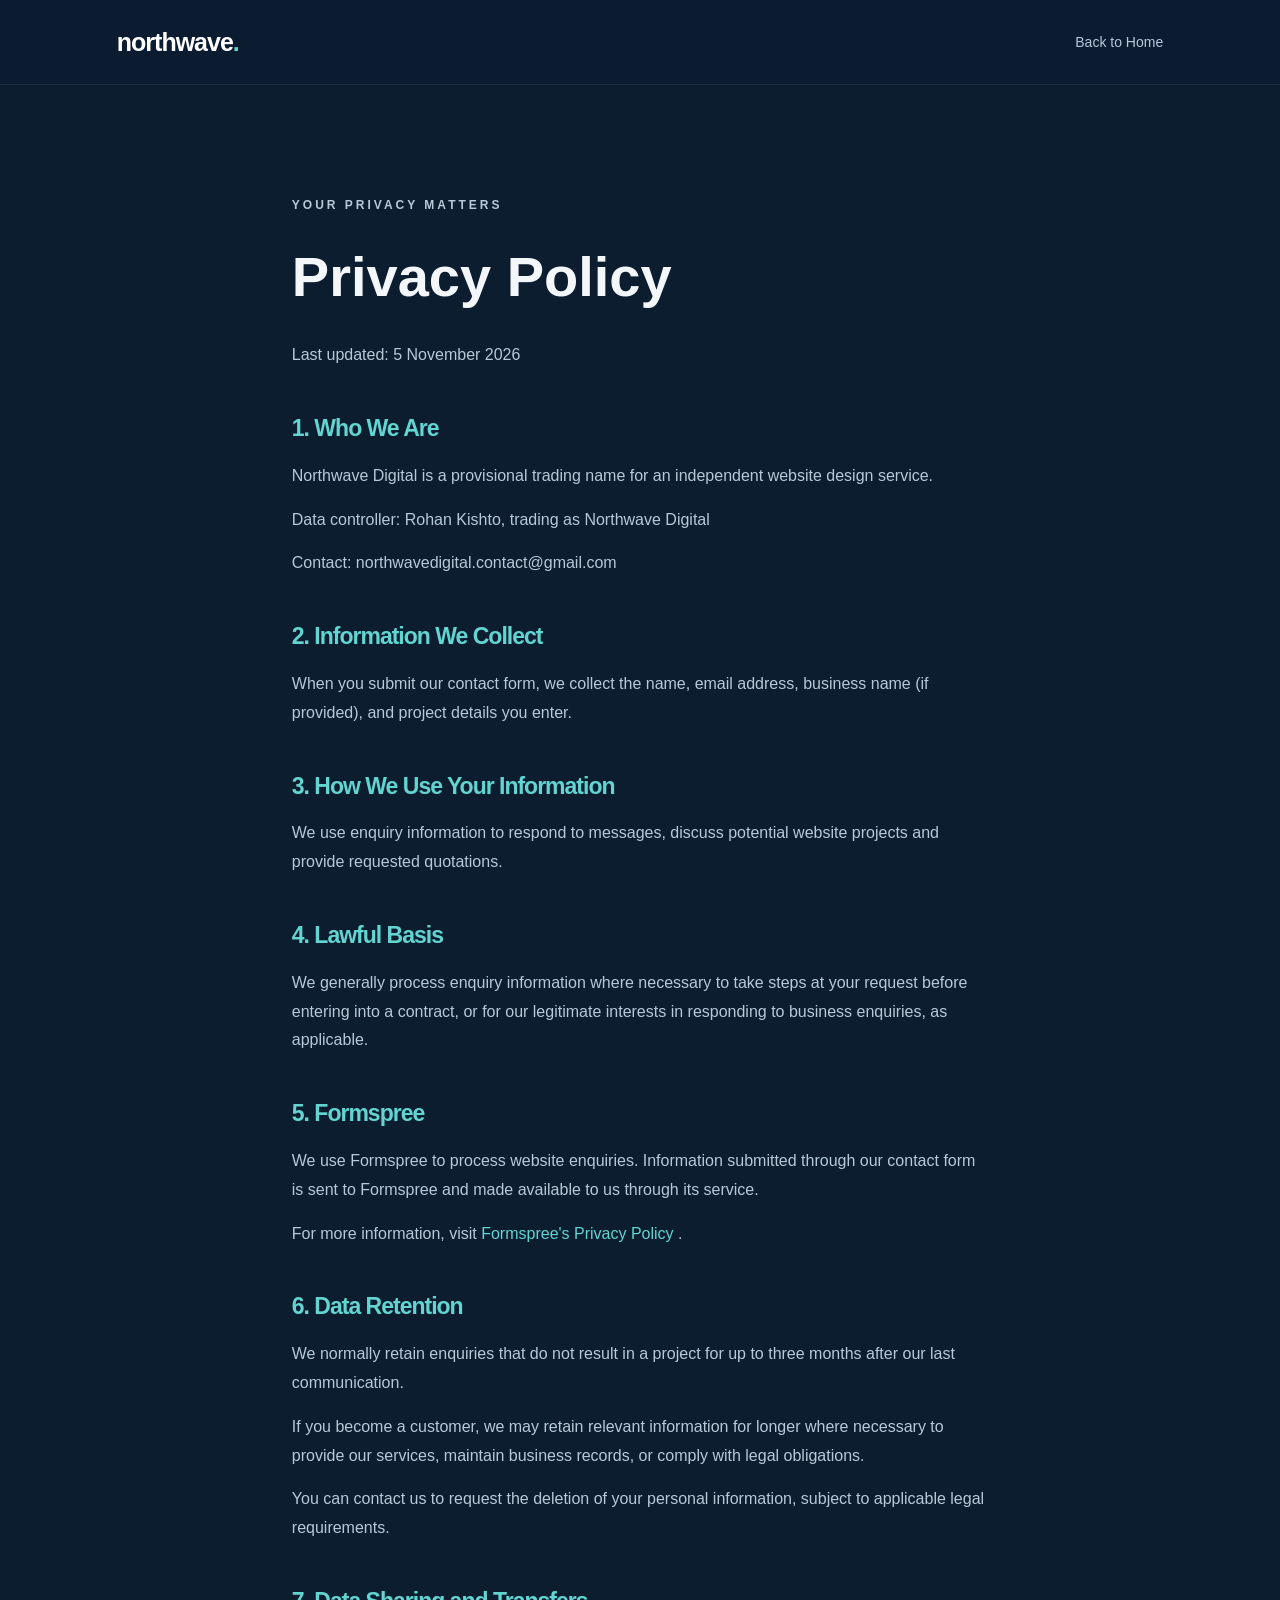
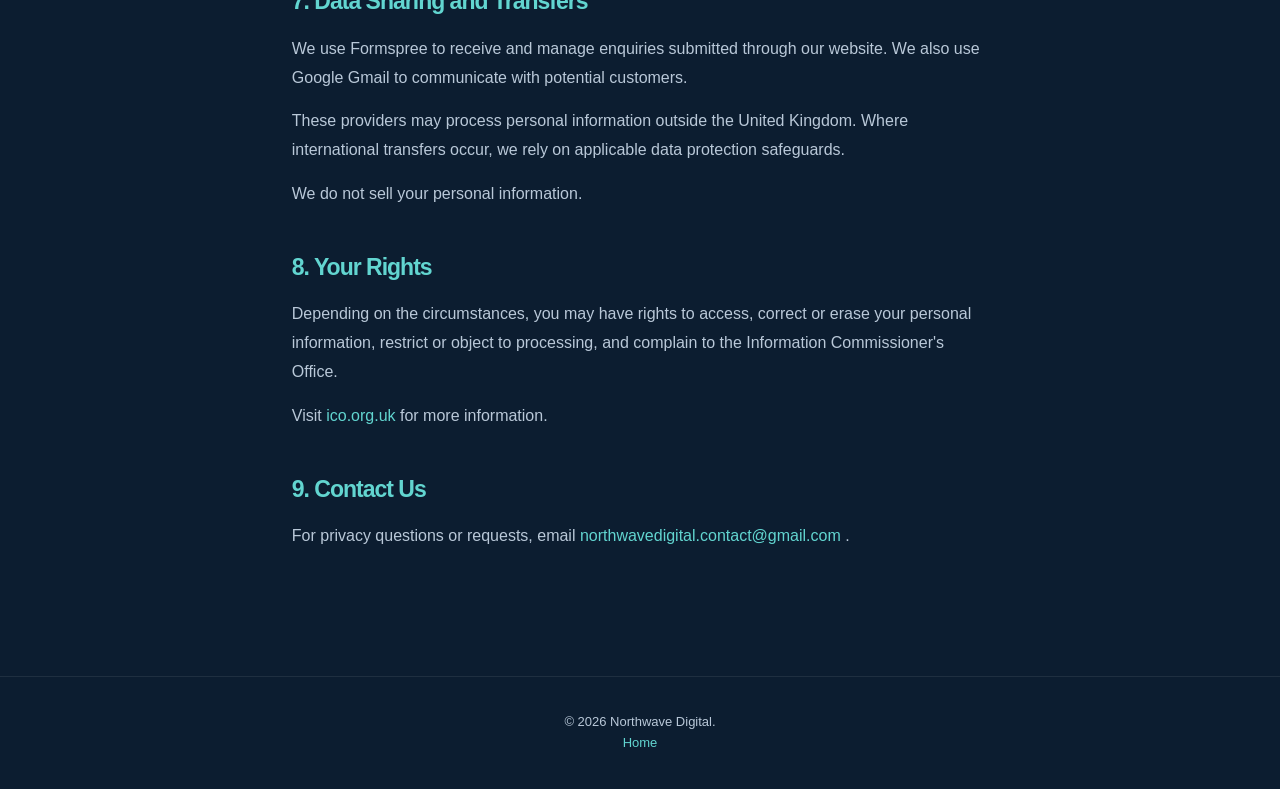
<file: privacy.html>
<!DOCTYPE html>
<html lang="en">
<head>
  <meta charset="UTF-8">
  <meta name="viewport" content="width=device-width, initial-scale=1.0">
  <title>Privacy Policy | Northwave Digital</title>
  <link rel="stylesheet" href="style.css">
</head>

<body>
  <header class="site-header">
    <nav class="navbar">
      <a href="index.html" class="logo">
        northwave<span>.</span>
      </a>
      <div class="nav-links">
        <a href="index.html">Back to Home</a>
      </div>
    </nav>
  </header>

  <main class="section privacy-page">
    <p class="eyebrow">YOUR PRIVACY MATTERS</p>
    <h1>Privacy Policy</h1>

    <p>Last updated: 5 November 2026</p>

    <h2>1. Who We Are</h2>
    <p>
      Northwave Digital is a provisional trading
      name for an independent website design service.
    </p>
    <p>
      Data controller: Rohan Kishto, trading as Northwave Digital
    </p>
    <p>
      Contact: northwavedigital.contact@gmail.com
    </p>

    <h2>2. Information We Collect</h2>
    <p>
      When you submit our contact form, we collect
      the name, email address, business name
      (if provided), and project details you enter.
    </p>

    <h2>3. How We Use Your Information</h2>
    <p>
      We use enquiry information to respond to
      messages, discuss potential website projects
      and provide requested quotations.
    </p>

    <h2>4. Lawful Basis</h2>
    <p>
      We generally process enquiry information
      where necessary to take steps at your request
      before entering into a contract, or for our
      legitimate interests in responding to
      business enquiries, as applicable.
    </p>

    <h2>5. Formspree</h2>
    <p>
      We use Formspree to process website enquiries.
      Information submitted through our contact
      form is sent to Formspree and made available
      to us through its service.
    </p>
    <p>
      For more information, visit
      <a href="https://formspree.io/legal/privacy-policy/"
         target="_blank" rel="noopener noreferrer">
        Formspree's Privacy Policy
      </a>.
    </p>

    <h2>6. Data Retention</h2>

    <p>
        We normally retain enquiries that do not
    result in a project for up to three months
    after our last communication.
</p>

<p>
  If you become a customer, we may retain
  relevant information for longer where
  necessary to provide our services,
  maintain business records, or comply
  with legal obligations.
</p>

<p>
  You can contact us to request the deletion
  of your personal information, subject to
  applicable legal requirements.
</p>


    
<h2>7. Data Sharing and Transfers</h2>

<p>
  We use Formspree to receive and manage
  enquiries submitted through our website.
  We also use Google Gmail to communicate
  with potential customers.
</p>

<p>
  These providers may process personal
  information outside the United Kingdom.
  Where international transfers occur,
  we rely on applicable data protection
  safeguards.
</p>

<p>
  We do not sell your personal information.
</p>


    <h2>8. Your Rights</h2>
    <p>
      Depending on the circumstances, you may
      have rights to access, correct or erase
      your personal information, restrict or
      object to processing, and complain to
      the Information Commissioner's Office.
    </p>
    <p>
      Visit
      <a href="https://ico.org.uk/"
         target="_blank" rel="noopener noreferrer">
        ico.org.uk
      </a>
      for more information.
    </p>

    
<h2>9. Contact Us</h2>
<p>
  For privacy questions or requests, email
  <a href="mailto:northwavedigital.contact@gmail.com">
    northwavedigital.contact@gmail.com
  </a>.
</p>
  </main>
  
<footer>
  <p>&copy; 2026 Northwave Digital.</p>
  <p><a href="index.html">Home</a></p>
</footer>

</body>
</html>
</file>
<file: style.css>
/* NORTHWAVE DIGITAL — MAIN STYLES */

:root {
  --navy: #0c1d30;
  --navy-light: #142b40;
  --teal: #62d5d0;
  --white: #f4f7fa;
  --muted: #b9c8d8;
}

* {
  margin: 0;
  padding: 0;
  box-sizing: border-box;
}

html {
  scroll-behavior: smooth;
}

body {
  font-family: Arial, Helvetica, sans-serif;
  background: var(--navy);
  color: var(--white);
  line-height: 1.6;
}

/* NAVIGATION */

.site-header {
  position: sticky;
  top: 0;
  z-index: 100;
  background: rgba(12, 29, 48, 0.96);
  border-bottom: 1px solid rgba(255,255,255,0.08);
}

.navbar {
  max-width: 1200px;
  margin: auto;
  padding: 22px 6%;
  display: flex;
  justify-content: space-between;
  align-items: center;
}

.logo {
  font-size: 25px;
  font-weight: 800;
  color: white;
  text-decoration: none;
  letter-spacing: -1px;
}

.logo span {
  color: var(--teal);
}

.nav-links {
  display: flex;
  gap: 30px;
}

.nav-links a {
  color: var(--muted);
  text-decoration: none;
  font-size: 14px;
  transition: color 0.3s;
}

.nav-links a:hover {
  color: var(--teal);
}

/* HERO SECTION */

.hero {
  min-height: 85vh;
  display: flex;
  align-items: center;
  justify-content: center;
  padding: 100px 6%;
  text-align: center;
  background: radial-gradient(
    circle at 50% 30%,
    #193e50 0%,
    var(--navy) 65%
  );
}

.hero-content {
  max-width: 900px;
  animation: fadeUp 1s ease both;
}

.eyebrow {
  color: var(--teal);
  font-size: 12px;
  font-weight: bold;
  letter-spacing: 3px;
  margin-bottom: 25px;
}

.hero h1 {
  font-size: clamp(38px, 6vw, 76px);
  line-height: 1.12;
  letter-spacing: -2px;
  margin-bottom: 30px;
}

.hero h1 span {
  color: var(--teal);
}

.hero-description {
  max-width: 620px;
  margin: 0 auto 35px;
  font-size: 17px;
  color: var(--muted);
}

.btn-primary {
  display: inline-block;
  padding: 15px 30px;
  background: var(--teal);
  color: var(--navy);
  font-weight: bold;
  text-decoration: none;
  border-radius: 6px;
  transition: transform 0.3s, box-shadow 0.3s;
}

.btn-primary:hover {
  transform: translateY(-3px);
  box-shadow: 0 10px 30px rgba(98,213,208,0.2);
}

/* GENERAL SECTIONS */

.section {
  max-width: 1200px;
  margin: auto;
  padding: 110px 6%;
  scroll-margin-top: 80px;
}

.section h2 {
  font-size: clamp(30px, 4vw, 46px);
  letter-spacing: -1px;
  margin-bottom: 12px;
}

.section > p {
  color: var(--muted);
  margin-bottom: 35px;
}

/* SERVICES */

.service-grid {
  display: grid;
  grid-template-columns: repeat(2, 1fr);
  gap: 25px;
}

.service-card,
.project-card {
  background: var(--navy-light);
  border: 1px solid rgba(255,255,255,0.08);
  border-radius: 12px;
  padding: 35px;
  transition: transform 0.3s, border-color 0.3s;
}

.service-card:hover,
.project-card:hover {
  transform: translateY(-5px);
  border-color: var(--teal);
}

.service-card h3,
.project-card h3 {
  font-size: 23px;
  margin-bottom: 12px;
}

.service-card p,
.project-card p {
  color: var(--muted);
}

/* PORTFOLIO */

.project-card {
  max-width: 650px;
}

.project-tag {
  display: inline-block;
  margin-top: 20px;
  padding: 6px 12px;
  color: var(--teal);
  background: rgba(98,213,208,0.1);
  border-radius: 4px;
  font-size: 12px;
}

/* CONTACT */

.contact-note {
  color: var(--teal) !important;
}

/* FOOTER */

footer {
  padding: 35px 6%;
  text-align: center;
  color: var(--muted);
  font-size: 13px;
  border-top: 1px solid rgba(255,255,255,0.08);
}

/* ANIMATIONS */

@keyframes fadeUp {
  from {
    opacity: 0;
    transform: translateY(25px);
  }

  to {
    opacity: 1;
    transform: translateY(0);
  }
}

/* MOBILE RESPONSIVENESS */

@media (max-width: 768px) {
  .navbar {
    flex-direction: column;
    gap: 15px;
  }

  .nav-links {
    gap: 15px;
    flex-wrap: wrap;
    justify-content: center;
  }

  .hero {
    min-height: 75vh;
    padding: 80px 6%;
  }

  .hero h1 {
    letter-spacing: -1px;
  }

  .service-grid {
    grid-template-columns: 1fr;
  }

  .section {
    padding: 75px 6%;
  }
}

@media (prefers-reduced-motion: reduce) {
  html {
    scroll-behavior: auto;
  }

  .hero-content {
    animation: none;
  }

  .btn-primary,
  .service-card,
  .project-card {
    transition: none;
  }
}

/* PORTFOLIO SHOWCASE */

.portfolio-grid {
  display: grid;
  grid-template-columns: 1fr;
  gap: 30px;
}

.portfolio-card {
  background: var(--navy-light);
  border: 1px solid rgba(255,255,255,0.08);
  border-radius: 16px;
  overflow: hidden;
  max-width: 850px;
  transition: transform 0.3s, border-color 0.3s;
}

.portfolio-card:hover {
  transform: translateY(-5px);
  border-color: var(--teal);
}

.portfolio-image {
  width: 100%;
  height: 350px;
  overflow: hidden;
  background: #20394b;
}

.portfolio-image img {
  width: 100%;
  height: 100%;
  object-fit: cover;
  object-position: top;
  transition: transform 0.5s ease;
}

.portfolio-card:hover .portfolio-image img {
  transform: scale(1.04);
}

.portfolio-content {
  padding: 35px;
}

.portfolio-content h3 {
  font-size: 28px;
  margin: 18px 0 12px;
}

.portfolio-content p {
  color: var(--muted);
  max-width: 600px;
  margin-bottom: 25px;
}

.portfolio-link {
  color: var(--teal);
  text-decoration: none;
  font-weight: bold;
  transition: opacity 0.3s;
}

.portfolio-link:hover {
  opacity: 0.75;
}

@media (max-width: 768px) {
  .portfolio-image {
    height: 230px;
  }

  .portfolio-content {
    padding: 25px;
  }
}

@media (prefers-reduced-motion: reduce) {
  .portfolio-card,
  .portfolio-image img,
  .portfolio-link {
    transition: none;
  }
}

/* PRICING SECTION */

.pricing-section {
  text-align: center;
}

.pricing-card {
  max-width: 570px;
  margin: 0 auto;
  padding: 45px;
  background: var(--navy-light);
  border: 1px solid rgba(98,213,208,0.3);
  border-radius: 16px;
  text-align: left;
}

.pricing-label {
  color: var(--teal);
  font-size: 12px;
  font-weight: bold;
  letter-spacing: 2px;
}

.pricing-card h3 {
  font-size: 28px;
  margin: 18px 0;
}

.price {
  font-size: 52px;
  font-weight: 800;
  letter-spacing: -2px;
  color: var(--white);
}

.price span {
  font-size: 15px;
  font-weight: normal;
  color: var(--muted);
  letter-spacing: 0;
}

.pricing-description {
  color: var(--muted);
  margin: 12px 0 25px;
}

.pricing-features {
  list-style: none;
  margin-bottom: 35px;
}

.pricing-features li {
  padding: 11px 0;
  border-bottom: 1px solid rgba(255,255,255,0.07);
}

.pricing-features li::before {
  content: "✓";
  color: var(--teal);
  font-weight: bold;
  margin-right: 12px;
}

.pricing-note {
  margin-top: 25px;
  color: var(--muted);
  font-size: 12px;
  line-height: 1.7;
}

@media (max-width: 768px) {
  .pricing-card {
    padding: 28px 22px;
  }

  .price {
    font-size: 44px;
  }
}

/* CONTACT SECTION */

.contact-section {
  max-width: 1000px;
}

.contact-header {
  text-align: center;
  margin-bottom: 45px;
}

.contact-label {
  color: var(--teal);
  font-size: 12px;
  font-weight: bold;
  letter-spacing: 2px;
}

.contact-header h2 {
  margin: 18px 0;
}

.contact-header p {
  color: var(--muted);
  max-width: 550px;
  margin: auto;
}

.contact-container {
  max-width: 650px;
  margin: auto;
  padding: 40px;
  background: var(--navy-light);
  border: 1px solid rgba(255,255,255,0.08);
  border-radius: 16px;
}

.form-group {
  margin-bottom: 25px;
}

.form-group label {
  display: block;
  margin-bottom: 10px;
  font-size: 14px;
  font-weight: bold;
}

.form-group input,
.form-group textarea {
  width: 100%;
  padding: 15px;
  background: var(--navy);
  border: 1px solid rgba(255,255,255,0.15);
  border-radius: 6px;
  color: var(--white);
  font-family: inherit;
  font-size: 15px;
  transition: border-color 0.3s;
}

.form-group input:focus,
.form-group textarea:focus {
  outline: 2px solid var(--teal);
  outline-offset: 2px;
  border-color: var(--teal);
}

.form-group input::placeholder,
.form-group textarea::placeholder {
  color: #aebdca;
}

.form-group textarea {
  resize: vertical;
}

.contact-container button {
  border: none;
  cursor: pointer;
  font-size: 15px;
  font-family: inherit;
}

.form-note {
  margin-top: 20px;
  color: var(--muted);
  font-size: 12px;
}

@media (max-width: 768px) {
  .contact-container {
    padding: 25px;
  }
}

/* PRIVACY POLICY PAGE */

.privacy-page {
  max-width: 850px;
}

.privacy-page h1 {
  font-size: clamp(36px, 5vw, 56px);
  margin-bottom: 20px;
}

.privacy-page h2 {
  font-size: 23px;
  margin-top: 40px;
  margin-bottom: 15px;
  color: var(--teal);
}

.privacy-page p {
  color: var(--muted);
  line-height: 1.8;
  margin-bottom: 15px;
}

.privacy-page a,
footer a {
  color: var(--teal);
  text-decoration: none;
}

.privacy-page a:hover,
footer a:hover {
  text-decoration: underline;
}
</file>
